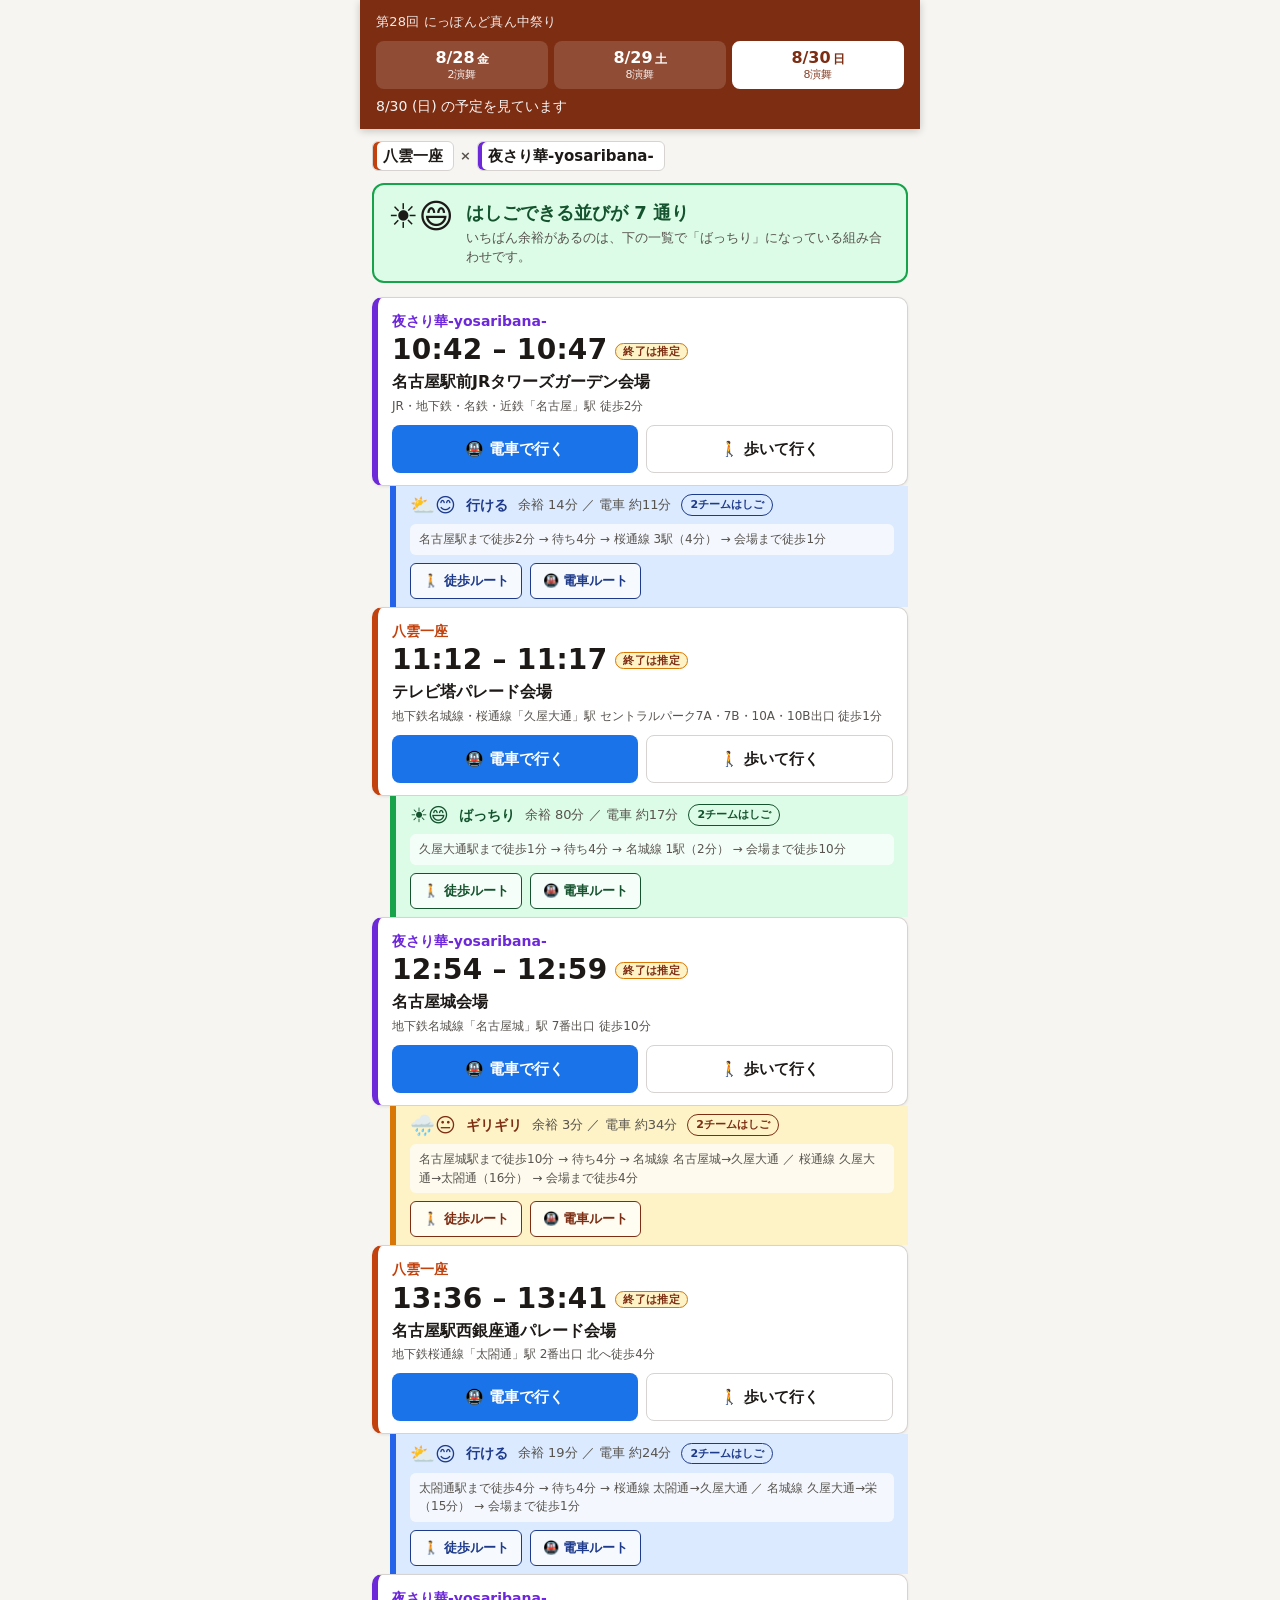
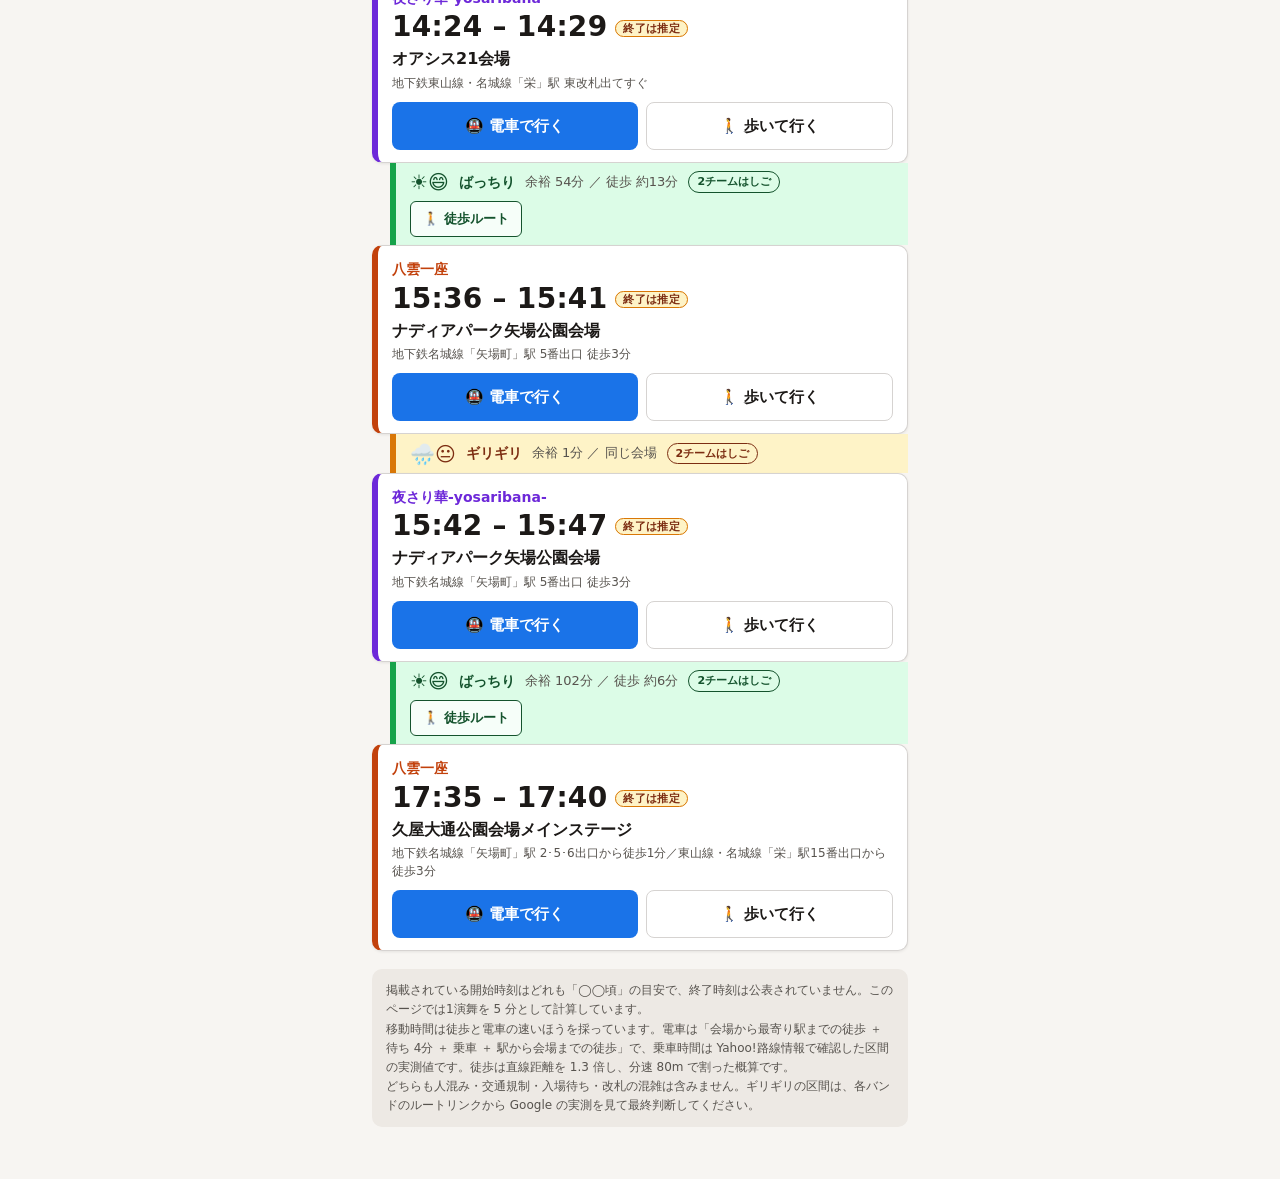
<file: index.html>
<!doctype html>
<html lang="ja">
<head>
  <meta charset="utf-8">
  <meta name="viewport" content="width=device-width, initial-scale=1, viewport-fit=cover">
  <meta name="theme-color" content="#7c2d12">
  <meta name="robots" content="noindex, nofollow">
  <!-- 屋外で読むページなので、端末のダークモードに追従させない -->
  <meta name="color-scheme" content="light">
  <title>どまつり 演舞メモ</title>
  <link rel="icon" href="data:image/svg+xml,<svg xmlns='http://www.w3.org/2000/svg' viewBox='0 0 100 100'><text y='.9em' font-size='90'>🪭</text></svg>">
  <link rel="stylesheet" href="styles.css">
</head>
<body>
  <div id="app">
    <p class="loading">読み込み中…</p>
  </div>

  <noscript>
    <p class="loading">
      このページは JavaScript が必要です。
      <a href="https://www.domatsuri.com/access/schedule.html">公式の会場別演舞スケジュール</a>
    </p>
  </noscript>

  <!-- data.js が先。app.js は window.DOMATSURI_DATA を前提にしている -->
  <script src="data.js"></script>
  <script src="app.js"></script>
</body>
</html>
</file>
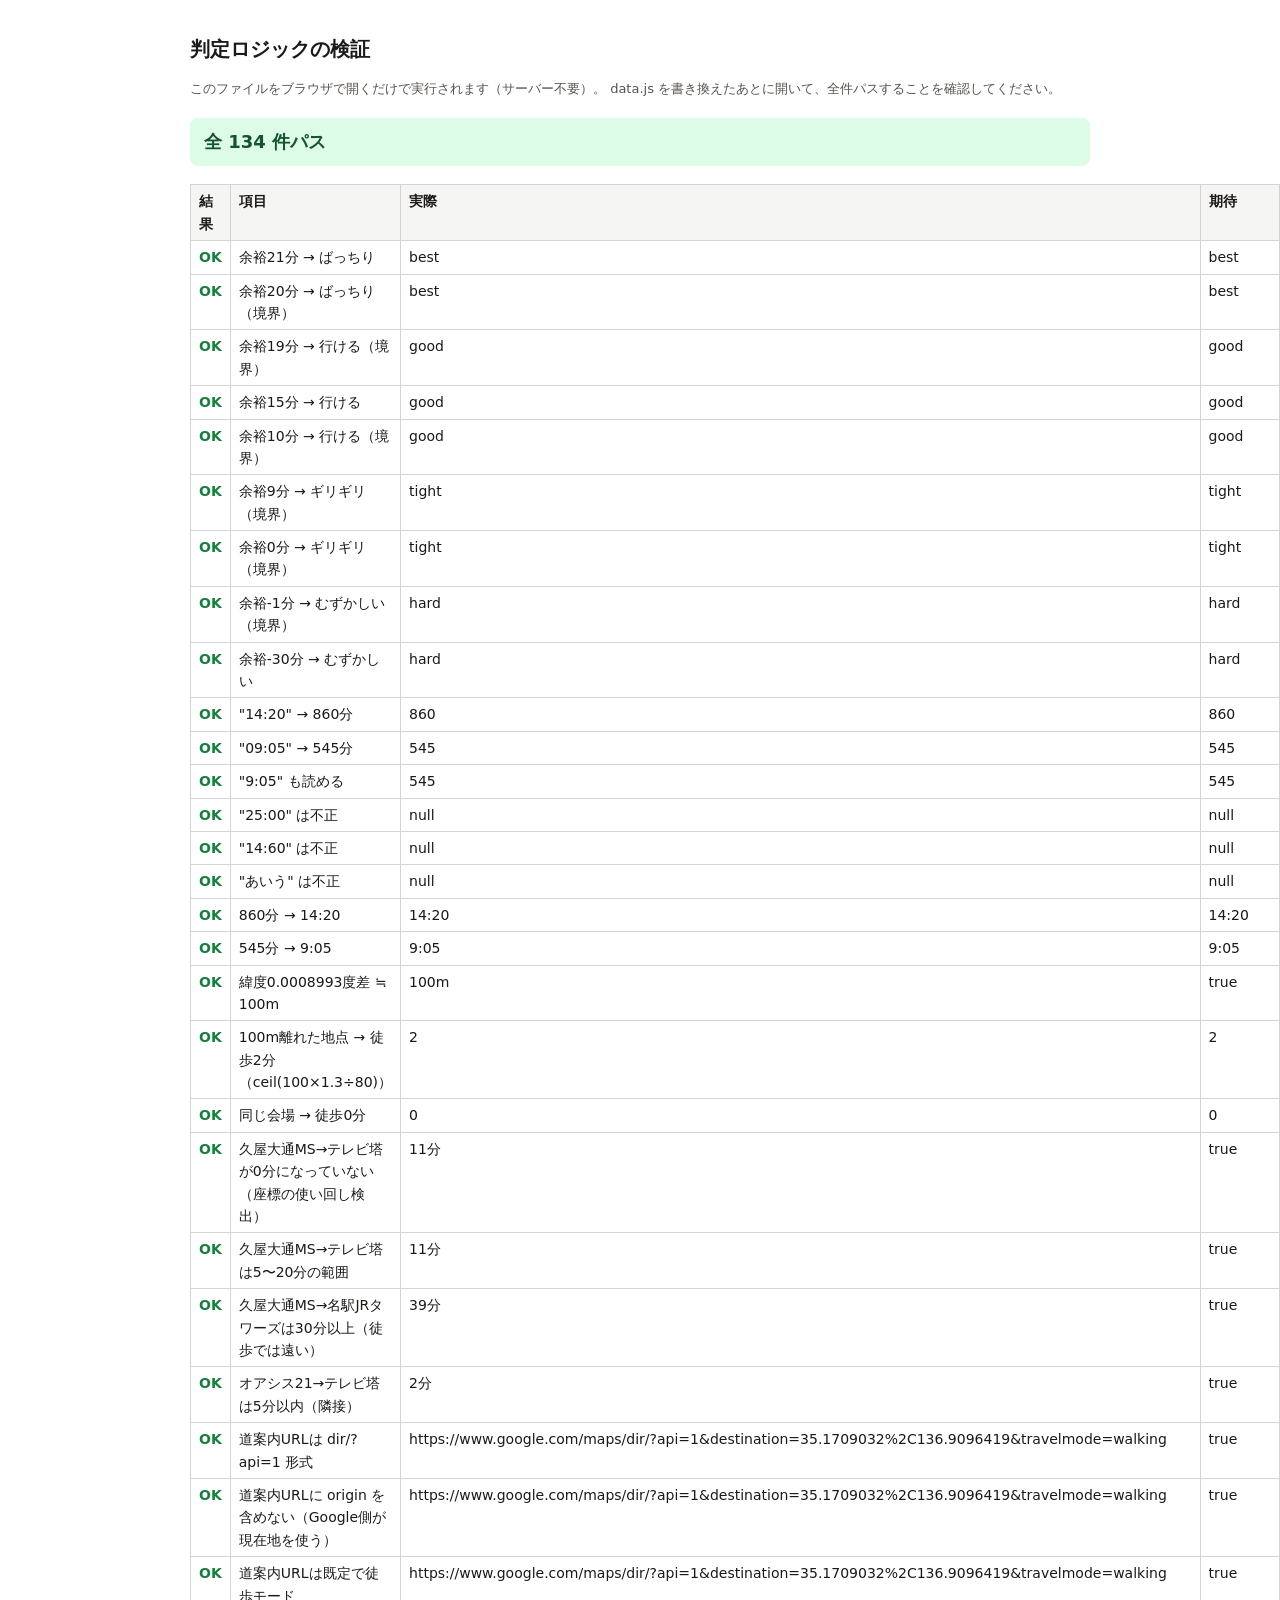
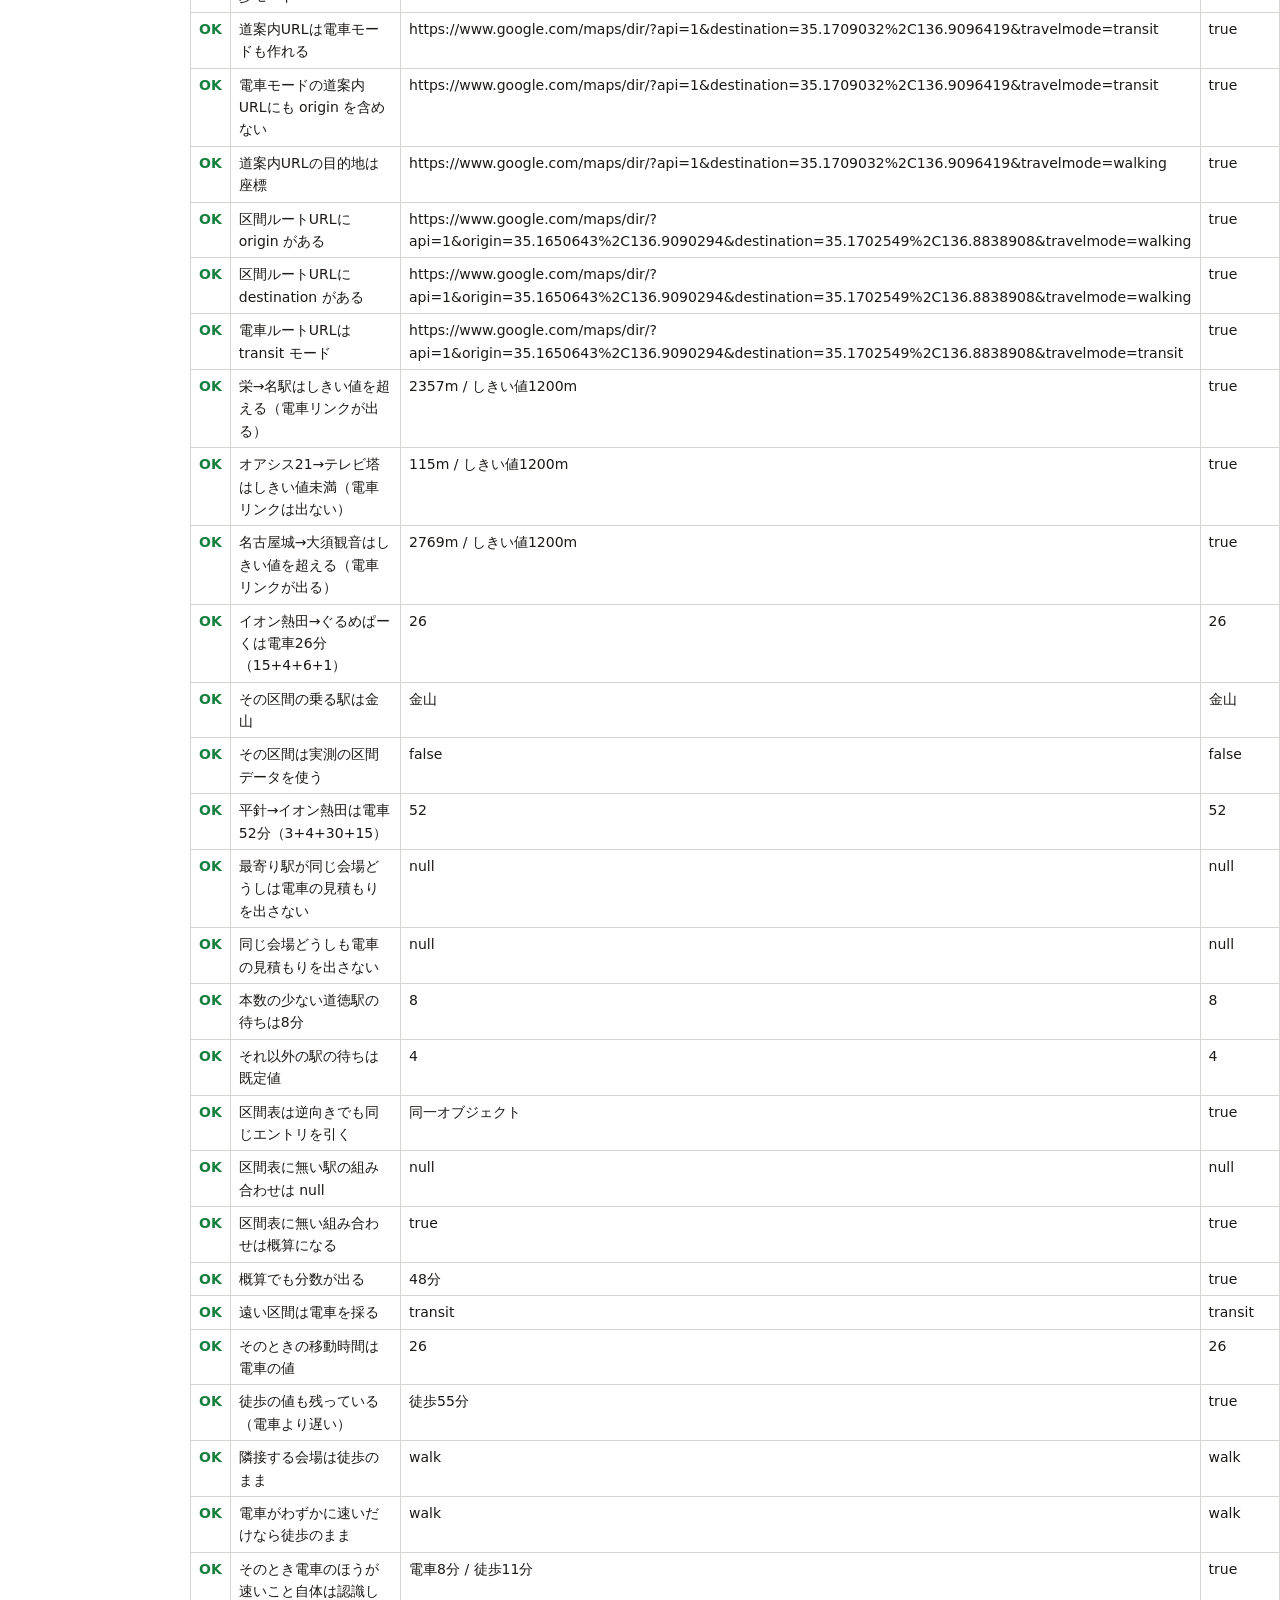
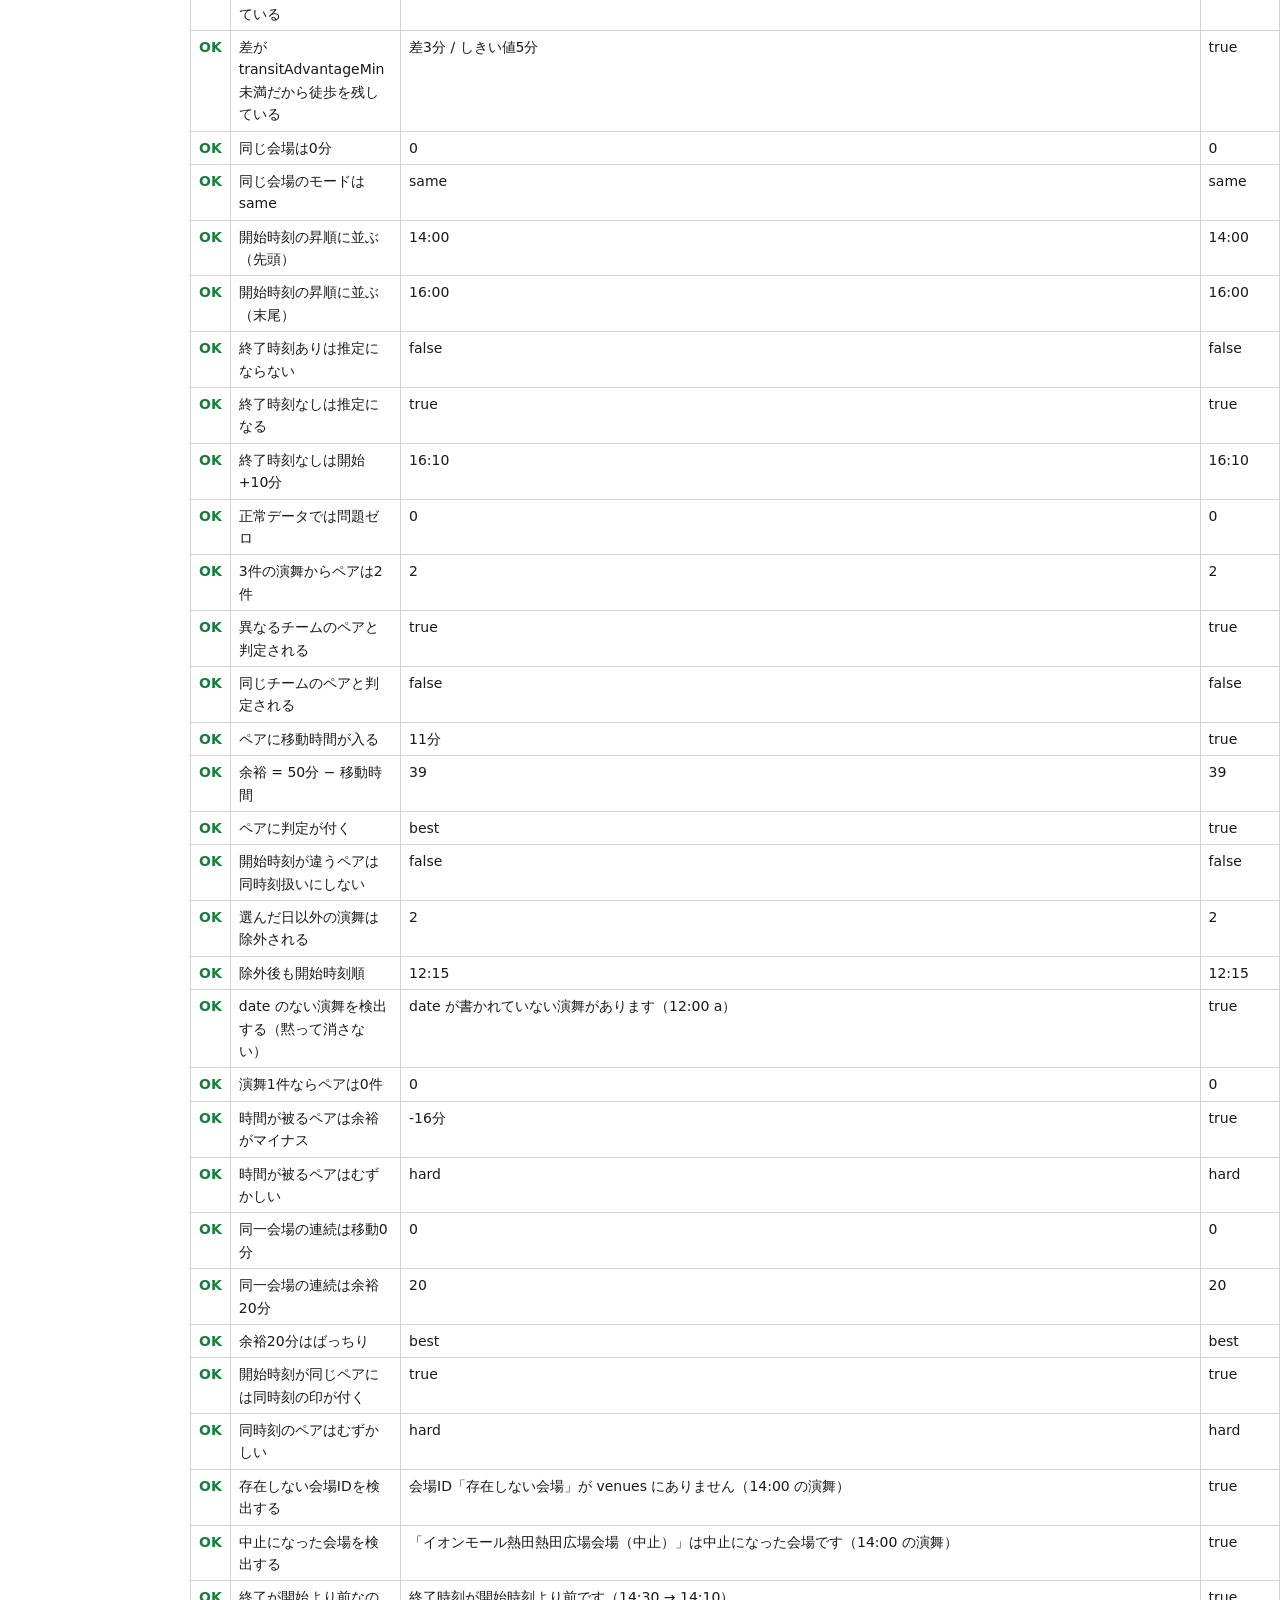
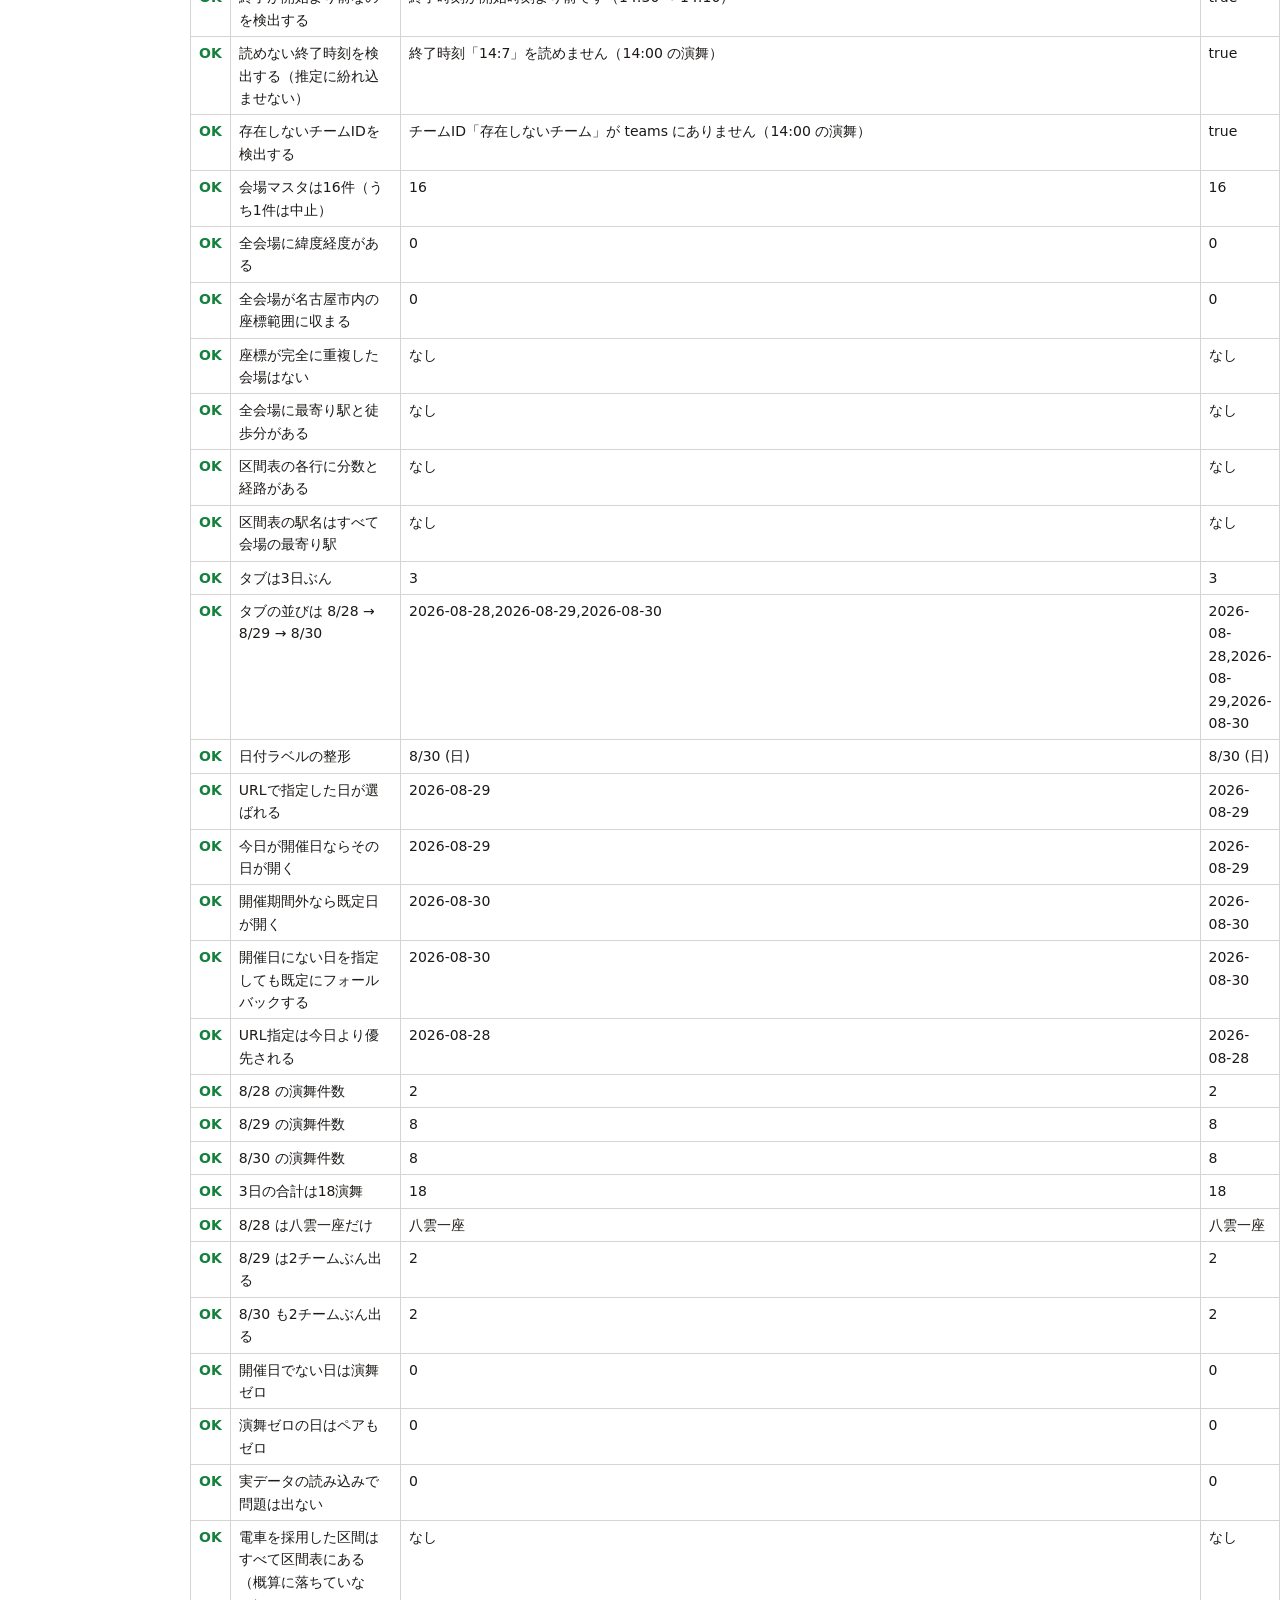
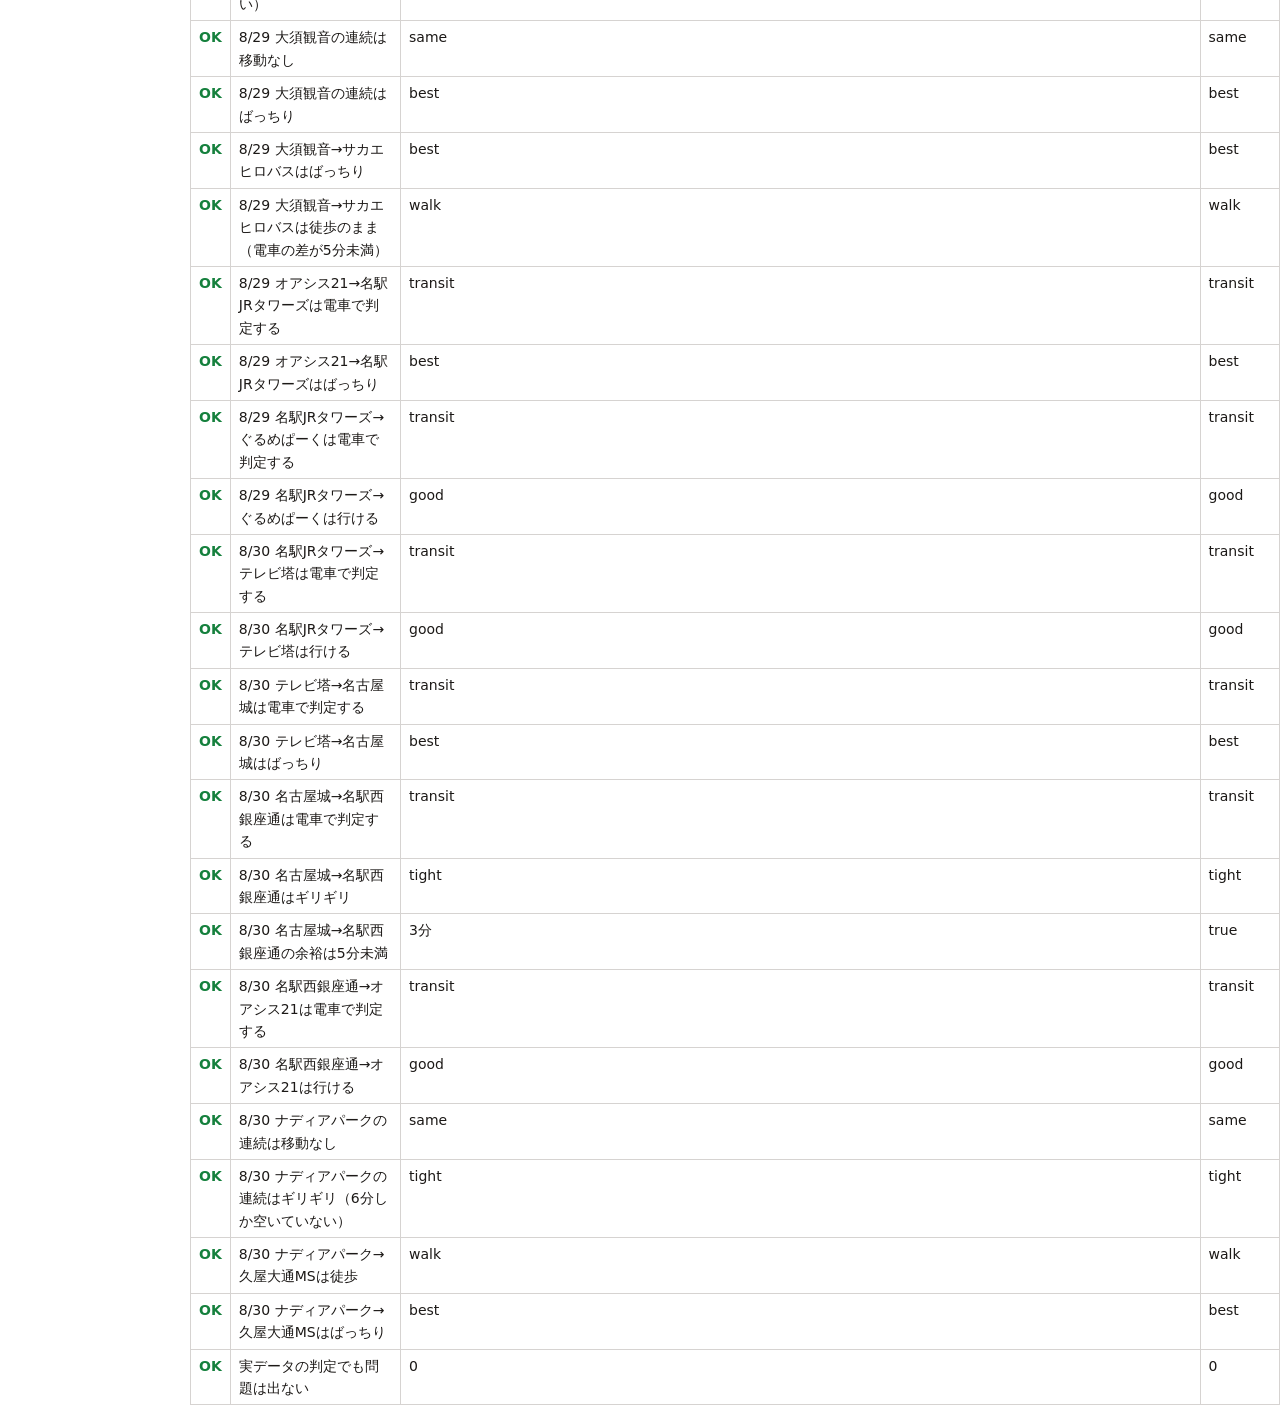
<file: tests.html>
<!doctype html>
<html lang="ja">
<head>
  <meta charset="utf-8">
  <meta name="viewport" content="width=device-width, initial-scale=1">
  <title>判定ロジックの検証 — どまつり演舞メモ</title>
  <style>
    body {
      margin: 0 auto; padding: 20px; max-width: 900px;
      font-family: "Hiragino Kaku Gothic ProN", "Yu Gothic", "Meiryo", system-ui, sans-serif;
      color: #1c1917; background: #ffffff; line-height: 1.6;
    }
    h1 { font-size: 20px; }
    .hint { color: #57534e; font-size: 13px; }
    .summary { font-size: 18px; font-weight: 700; padding: 10px 14px; border-radius: 8px; }
    .summary.pass { background: #dcfce7; color: #14532d; }
    .summary.fail { background: #fee2e2; color: #7f1d1d; }
    table { border-collapse: collapse; width: 100%; font-size: 14px; }
    th, td { border: 1px solid #d6d3d1; padding: 5px 8px; text-align: left; vertical-align: top; }
    th { background: #f5f5f4; }
    tr.pass td:first-child { color: #15803d; font-weight: 700; }
    tr.fail { background: #fee2e2; }
    tr.fail td:first-child { color: #b91c1c; font-weight: 700; }
    #app { display: none; }
  </style>
</head>
<body>
  <h1>判定ロジックの検証</h1>
  <p class="hint">
    このファイルをブラウザで開くだけで実行されます（サーバー不要）。
    data.js を書き換えたあとに開いて、全件パスすることを確認してください。
  </p>

  <!-- app.js の描画先。テストページでは使わないので隠しておく -->
  <div id="app"></div>
  <div id="results"></div>

  <script src="data.js"></script>
  <script src="app.js"></script>
  <script src="tests.js"></script>
</body>
</html>
</file>
<file: styles.css>
/* =============================================================================
 * どまつり 2026 演舞ハシゴ判定ページ ─ スタイル
 *
 * 屋外・炎天下のスマホで片手で読むことを前提にしている。
 * ダークテーマには追従せず、白背景＋濃色文字のライト固定にする。
 * ========================================================================== */

:root {
  /* 端末のダークモードに引きずられて屋外で読めなくなるのを防ぐ */
  color-scheme: light;

  --bg: #f7f5f2;
  --surface: #ffffff;
  --text: #1c1917;
  --text-muted: #57534e;
  --border: #d6d3d1;
  --accent: #7c2d12;

  /* 判定4段階。絵文字だけでなく色でも区別できるようにする */
  --best-fg: #14532d;   --best-bg: #dcfce7;   --best-line: #16a34a;
  --good-fg: #1e3a8a;   --good-bg: #dbeafe;   --good-line: #2563eb;
  --tight-fg: #7c2d12;  --tight-bg: #fef3c7;  --tight-line: #d97706;
  --hard-fg: #7f1d1d;   --hard-bg: #fee2e2;   --hard-line: #dc2626;
}

* { box-sizing: border-box; }

html { -webkit-text-size-adjust: 100%; }

body {
  margin: 0;
  background: var(--bg);
  color: var(--text);
  font-family: "Hiragino Kaku Gothic ProN", "Yu Gothic", "Meiryo", system-ui, sans-serif;
  font-size: 16px;
  line-height: 1.6;
  -webkit-font-smoothing: antialiased;
}

#app {
  max-width: 560px;
  margin: 0 auto;
  padding-bottom: 40px;
}

/*
 * flex アイテムは既定の min-width:auto のせいで中身より狭くならず、
 * 長いチーム名や会場名があると横スクロールが出る。まとめて縮めるようにする。
 */
.teams-line > *,
.summary > *,
.gap-band > * {
  min-width: 0;
}

.team-chip,
.summary-detail,
.band-detail,
.band-route-detail,
.card-venue,
.card-access,
.card-note {
  overflow-wrap: anywhere;
}

.loading {
  padding: 40px 20px;
  text-align: center;
  color: var(--text-muted);
}

/* ---- ヘッダー（スクロールしても残る） ---------------------------------- */

.app-header {
  position: sticky;
  top: 0;
  z-index: 10;
  background: var(--accent);
  color: #ffffff;
  padding: 12px 16px calc(12px + env(safe-area-inset-top, 0px));
  padding-top: 12px;
  box-shadow: 0 2px 8px rgba(0, 0, 0, 0.2);
}

.header-title {
  font-size: 13px;
  opacity: 0.9;
  letter-spacing: 0.02em;
}

/* ---- 日付タブ ---------------------------------------------------------- */

.day-tabs {
  display: flex;
  gap: 6px;
  margin: 8px 0 6px;
}

.day-tab {
  flex: 1 1 0;
  display: flex;
  flex-direction: column;
  align-items: center;
  justify-content: center;
  min-height: 48px;
  padding: 4px 2px;
  border-radius: 8px;
  border: 2px solid transparent;
  background: rgba(255, 255, 255, 0.15);
  color: #ffffff;
  text-decoration: none;
  line-height: 1.25;
}

.day-tab.selected {
  background: #ffffff;
  border-color: #ffffff;
  color: var(--accent);
}

.day-tab:active { background: rgba(255, 255, 255, 0.3); }
.day-tab.selected:active { background: #f0ece8; }

.day-tab-date {
  font-size: 16px;
  font-weight: 700;
  font-variant-numeric: tabular-nums;
}

.day-tab-weekday { font-size: 12px; margin-left: 2px; }

.day-tab-count { font-size: 11px; opacity: 0.9; }

/* 実際の今日にあたるタブに印を付ける */
.day-tab.is-today .day-tab-date::before {
  content: "●";
  font-size: 8px;
  vertical-align: 3px;
  margin-right: 3px;
}

.header-status {
  font-size: 14px;
  opacity: 0.95;
}

/* ---- 見ている2チーム ---------------------------------------------------- */

.teams-line {
  display: flex;
  align-items: center;
  flex-wrap: wrap;
  gap: 6px;
  margin-bottom: 12px;
  font-size: 15px;
  font-weight: 700;
}

.team-chip {
  display: inline-block;
  padding: 2px 10px;
  border-radius: 6px;
  background: var(--surface);
  border: 1px solid var(--border);
  box-shadow: inset 4px 0 0 var(--team-color);
  color: var(--text);
}

.vs { font-size: 13px; color: var(--text-muted); }

.header-status.live strong {
  font-size: 17px;
  background: rgba(255, 255, 255, 0.2);
  padding: 0 6px;
  border-radius: 4px;
}

.header-next-team {
  display: inline-block;
  margin: 0 4px;
  padding: 0 6px;
  border-radius: 4px;
  background: rgba(255, 255, 255, 0.2);
  font-weight: 700;
}

/* ---- 本文 -------------------------------------------------------------- */

.app-main { padding: 12px; }

/* ---- サマリー ---------------------------------------------------------- */

.summary {
  display: flex;
  align-items: flex-start;
  gap: 12px;
  padding: 14px;
  border-radius: 12px;
  border: 2px solid var(--border);
  background: var(--surface);
  margin-bottom: 14px;
}

.summary-face {
  font-size: 34px;
  line-height: 1;
  flex-shrink: 0;
}

.summary-headline {
  font-size: 18px;
  font-weight: 700;
}

.summary-detail {
  font-size: 13px;
  color: var(--text-muted);
  line-height: 1.5;
}

.summary.level-best  { background: var(--best-bg);  border-color: var(--best-line);  }
.summary.level-good  { background: var(--good-bg);  border-color: var(--good-line);  }
.summary.level-tight { background: var(--tight-bg); border-color: var(--tight-line); }
.summary.level-hard  { background: var(--hard-bg);  border-color: var(--hard-line);  }
.summary.level-best  .summary-headline { color: var(--best-fg);  }
.summary.level-good  .summary-headline { color: var(--good-fg);  }
.summary.level-tight .summary-headline { color: var(--tight-fg); }
.summary.level-hard  .summary-headline { color: var(--hard-fg);  }

/* ---- テスト時刻で表示していることの警告 -------------------------------- */

.test-banner {
  background: #fef3c7;
  border: 2px dashed var(--tight-line);
  color: var(--tight-fg);
  border-radius: 10px;
  padding: 10px 14px;
  margin-bottom: 14px;
  font-size: 13px;
  font-weight: 700;
}

/* ---- データ不備の警告 -------------------------------------------------- */

.problems {
  background: var(--hard-bg);
  border: 2px solid var(--hard-line);
  color: var(--hard-fg);
  border-radius: 10px;
  padding: 12px 14px;
  margin-bottom: 14px;
  font-size: 14px;
}

.problems ul { margin: 6px 0 0; padding-left: 20px; }

/* ---- タイムライン ------------------------------------------------------ */

.timeline {
  list-style: none;
  margin: 0;
  padding: 0;
}

/* ---- 演舞カード -------------------------------------------------------- */

.perf-card {
  background: var(--surface);
  border: 1px solid var(--border);
  border-left: 6px solid var(--team-color, var(--accent));
  border-radius: 10px;
  padding: 12px 14px;
  box-shadow: 0 1px 3px rgba(0, 0, 0, 0.08);
}

.perf-card.past {
  opacity: 0.45;
  box-shadow: none;
}

.perf-card.next {
  border-color: var(--accent);
  border-left-color: var(--team-color, var(--accent));
  box-shadow: 0 0 0 3px rgba(124, 45, 18, 0.25);
}

.perf-card.card-error {
  border-left-color: var(--hard-line);
  background: var(--hard-bg);
  color: var(--hard-fg);
  font-weight: 700;
}

.card-head {
  display: flex;
  align-items: center;
  gap: 8px;
  flex-wrap: wrap;
}

.card-team {
  font-size: 14px;
  font-weight: 700;
  color: var(--team-color, var(--accent));
}

.badge-next {
  font-size: 11px;
  font-weight: 700;
  color: #ffffff;
  background: var(--accent);
  border-radius: 999px;
  padding: 2px 8px;
}

.card-time {
  font-size: 28px;
  font-weight: 700;
  letter-spacing: 0.01em;
  line-height: 1.25;
  font-variant-numeric: tabular-nums;
}

.badge-estimated {
  font-size: 11px;
  font-weight: 700;
  color: var(--tight-fg);
  background: var(--tight-bg);
  border: 1px solid var(--tight-line);
  border-radius: 999px;
  padding: 1px 7px;
  margin-left: 8px;
  vertical-align: middle;
}

.card-venue {
  font-size: 16px;
  font-weight: 700;
  margin-top: 2px;
}

.card-access {
  font-size: 12px;
  color: var(--text-muted);
  line-height: 1.5;
  margin-top: 2px;
}

/* 交通規制など、その演舞にだけ効く注意書き */
.card-note {
  margin-top: 8px;
  padding: 7px 10px;
  border-radius: 6px;
  border: 1px solid var(--tight-line);
  background: var(--tight-bg);
  color: var(--tight-fg);
  font-size: 12px;
  font-weight: 700;
  line-height: 1.5;
}

/* 電車と徒歩を並べる。どちらで向かうかは会場ごとに変わるので選ばせる */
.map-buttons {
  display: flex;
  gap: 8px;
  margin-top: 10px;
}

.map-button {
  display: flex;
  flex: 1;
  align-items: center;
  justify-content: center;
  min-height: 48px;
  border-radius: 8px;
  background: #1a73e8;
  color: #ffffff;
  font-size: 15px;
  font-weight: 700;
  text-decoration: none;
}

.map-button:active { background: #1557b0; }

.map-button.secondary {
  background: #ffffff;
  color: var(--text);
  border: 1px solid var(--border);
}

.map-button.secondary:active { background: #ede9e6; }

/* ---- 演舞と演舞のあいだの判定バンド ------------------------------------ */

.gap-band {
  display: flex;
  align-items: center;
  flex-wrap: wrap;
  gap: 4px 10px;
  margin: 0 0 0 18px;
  padding: 8px 14px;
  border-left: 4px dashed var(--border);
  font-size: 14px;
}

.gap-band.cross-team {
  border-left-style: solid;
  border-left-width: 6px;
}

.band-face { font-size: 20px; line-height: 1; }

.band-label { font-weight: 700; }

.band-detail {
  color: var(--text-muted);
  font-size: 13px;
  font-variant-numeric: tabular-nums;
}

.band-cross {
  font-size: 11px;
  font-weight: 700;
  border-radius: 999px;
  padding: 1px 8px;
  border: 1px solid currentColor;
}

/* 電車を採用した区間は、当日そのまま動けるように乗り換えの中身を出す */
.band-route-detail {
  flex-basis: 100%;
  margin-top: 4px;
  padding: 6px 9px;
  border-radius: 6px;
  background: rgba(255, 255, 255, 0.7);
  color: var(--text-muted);
  font-size: 12px;
  line-height: 1.55;
}

/* 移動時間の見積もりは概算なので、Google の実測に当たれる逃げ道を用意する */
.band-routes {
  display: flex;
  flex-basis: 100%;
  flex-wrap: wrap;
  gap: 8px;
  margin-top: 4px;
}

.route-link {
  display: inline-flex;
  align-items: center;
  justify-content: center;
  min-height: 36px;
  padding: 0 12px;
  border-radius: 6px;
  border: 1px solid currentColor;
  background: rgba(255, 255, 255, 0.75);
  color: inherit;
  font-size: 13px;
  font-weight: 700;
  text-decoration: none;
}

.route-link:active { background: rgba(255, 255, 255, 0.4); }

.gap-band.level-best  { color: var(--best-fg);  border-left-color: var(--best-line);  }
.gap-band.level-good  { color: var(--good-fg);  border-left-color: var(--good-line);  }
.gap-band.level-tight { color: var(--tight-fg); border-left-color: var(--tight-line); }
.gap-band.level-hard  { color: var(--hard-fg);  border-left-color: var(--hard-line);  }

.gap-band.cross-team.level-best  { background: var(--best-bg);  }
.gap-band.cross-team.level-good  { background: var(--good-bg);  }
.gap-band.cross-team.level-tight { background: var(--tight-bg); }
.gap-band.cross-team.level-hard  { background: var(--hard-bg);  }

.timeline > .perf-card + .perf-card { margin-top: 10px; }

/* ---- 注記 -------------------------------------------------------------- */

.note {
  margin-top: 18px;
  padding: 12px 14px;
  border-radius: 10px;
  background: #ede9e4;
  color: var(--text-muted);
  font-size: 12px;
  line-height: 1.6;
}
</file>
